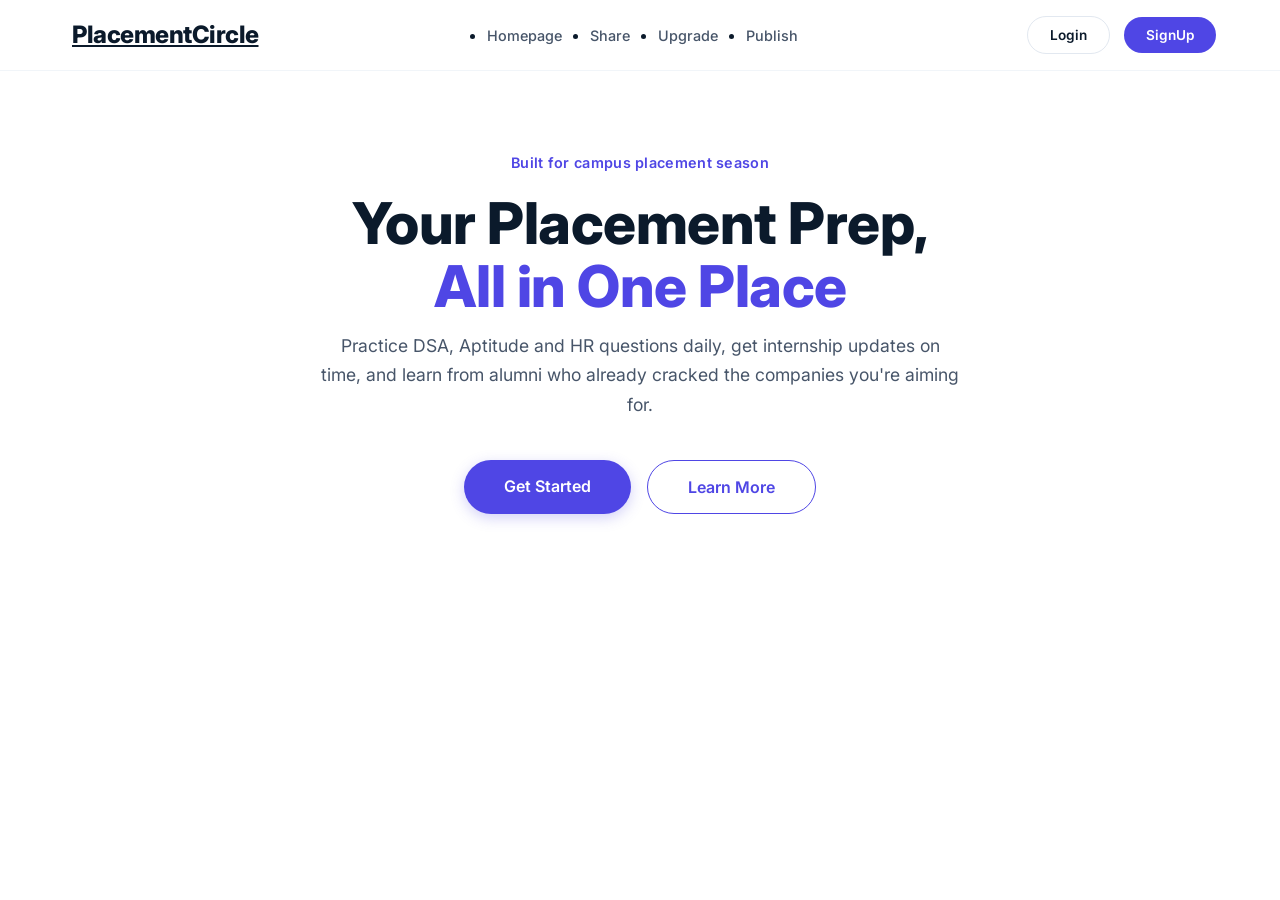
<file: index.html>
<!DOCTYPE html>
<html lang="en">
<head>
    <meta charset="UTF-8" />
    <meta name="viewport" content="width=device-width, initial-scale=1.0" />
    <title>PlacementCircle · Clean Landing</title>
    <link href="https://fonts.googleapis.com/css2?family=Inter:opsz,wght@14..32,400..700&display=swap" rel="stylesheet" />
    <link rel="stylesheet" href="https://cdnjs.cloudflare.com/ajax/libs/font-awesome/6.0.0-beta3/css/all.min.css" />
    <style>
        /* ---------- RESET & BASE ---------- */
        * {
            margin: 0;
            padding: 0;
            box-sizing: border-box;
        }

        body {
            font-family: 'Inter', system-ui, -apple-system, sans-serif;
            background: #ffffff;
            color: #0b1a2b;
            line-height: 1.5;
        }

        .container {
            max-width: 1200px;
            margin: 0 auto;
            padding: 0 24px;
        }

        /* ---------- BUTTONS ---------- */
        .btn {
            display: inline-block;
            padding: 12px 32px;
            border-radius: 40px;
            font-weight: 600;
            font-size: 0.95rem;
            border: none;
            cursor: pointer;
            transition: 0.2s;
            font-family: inherit;
            text-decoration: none;
        }

        .btn-primary {
            background: #4f46e5;
            color: #fff;
            box-shadow: 0 4px 14px rgba(79, 70, 229, 0.25);
        }
        .btn-primary:hover {
            background: #4338ca;
            transform: translateY(-2px);
            box-shadow: 0 8px 24px rgba(79, 70, 229, 0.30);
        }

        .btn-outline {
            background: transparent;
            color: #4f46e5;
            border: 1.5px solid #4f46e5;
        }
        .btn-outline:hover {
            background: #f5f3ff;
            transform: translateY(-2px);
        }

        /* ---------- NAV ---------- */
        nav {
            padding: 16px 0;
            border-bottom: 1px solid #f1f5f9;
            background: #ffffff;
            position: sticky;
            top: 0;
            z-index: 50;
        }

        nav .container {
            display: flex;
            align-items: center;
            justify-content: space-between;
        }

        .logo {
            font-size: 1.5rem;
            font-weight: 800;
            letter-spacing: -0.5px;
            display: flex;
            align-items: center;
            gap: 8px;
            color: #0b1a2b;
        }
        .logo i {
            color: #4f46e5;
            font-size: 1.6rem;
        }

        .nav-center {
            display: flex;
            align-items: center;
            gap: 28px;
        }
        .nav-center a {
            text-decoration: none;
            color: #475569;
            font-weight: 500;
            font-size: 0.9rem;
            transition: 0.2s;
        }
        .nav-center a:hover {
            color: #4f46e5;
        }

        .nav-right {
            display: flex;
            align-items: center;
            gap: 14px;
        }
        .nav-right .btn {
            padding: 8px 22px;
            font-size: 0.85rem;
        }
        .btn-login {
            background: transparent;
            color: #0b1a2b;
            border: 1px solid #e2e8f0;
        }
        .btn-login:hover {
            background: #f8fafc;
        }
        .btn-signup {
            background: #4f46e5;
            color: #fff;
        }
        .btn-signup:hover {
            background: #4338ca;
        }

        /* hamburger (mobile) */
        .hamburger {
            display: none;
            flex-direction: column;
            gap: 5px;
            background: none;
            border: none;
            cursor: pointer;
            padding: 4px;
        }
        .hamburger span {
            width: 26px;
            height: 2.5px;
            background: #0b1a2b;
            border-radius: 4px;
            transition: 0.2s;
        }

        /* ---------- HERO ---------- */
        .hero {
            padding: 80px 0 100px;
            background: #ffffff;
            text-align: center;
        }

        .hero h1 {
            font-size: 3.6rem;
            font-weight: 800;
            line-height: 1.1;
            margin-bottom: 12px;
            letter-spacing: -0.5px;
            color: #0b1a2b;
        }
        .hero h1 span {
            color: #4f46e5;
        }

        .hero .subhead {
            font-size: 2rem;
            font-weight: 600;
            color: #1e293b;
            margin-bottom: 20px;
        }

        .hero p {
            font-size: 1.1rem;
            color: #475569;
            max-width: 640px;
            margin: 0 auto 40px;
            line-height: 1.7;
        }

        .hero-buttons {
            display: flex;
            gap: 16px;
            justify-content: center;
            flex-wrap: wrap;
        }

        .hero-buttons .btn {
            padding: 14px 40px;
            font-size: 1rem;
        }

        /* ---------- RESPONSIVE ---------- */
        @media (max-width: 1024px) {
            .nav-center {
                gap: 18px;
            }
            .hero h1 {
                font-size: 2.8rem;
            }
            .hero .subhead {
                font-size: 1.6rem;
            }
        }

        @media (max-width: 768px) {
            .nav-center {
                display: none;
                flex-direction: column;
                gap: 14px;
                position: absolute;
                top: 70px;
                left: 0;
                width: 100%;
                background: #fff;
                padding: 30px 24px;
                border-bottom: 1px solid #f1f5f9;
                box-shadow: 0 10px 30px rgba(0, 0, 0, 0.04);
            }
            .nav-center.open {
                display: flex;
            }

            .nav-right {
                gap: 8px;
            }
            .nav-right .btn {
                padding: 6px 16px;
                font-size: 0.8rem;
            }

            .hamburger {
                display: flex;
            }

            .hero {
                padding: 50px 0 70px;
            }
            .hero h1 {
                font-size: 2.2rem;
            }
            .hero .subhead {
                font-size: 1.3rem;
            }
            .hero p {
                font-size: 1rem;
                padding: 0 8px;
            }
            .hero-buttons .btn {
                padding: 12px 28px;
                width: 100%;
                justify-content: center;
            }
            .hero-buttons {
                flex-direction: column;
                align-items: center;
                max-width: 320px;
                margin: 0 auto;
            }
        }

        @media (max-width: 480px) {
            .logo {
                font-size: 1.2rem;
            }
            .hero h1 {
                font-size: 1.8rem;
            }
            .hero .subhead {
                font-size: 1.1rem;
            }
            .nav-right .btn {
                padding: 4px 12px;
                font-size: 0.75rem;
            }
        }
    </style>
</head>
<body>
    <!-- ===== NAV ===== -->
    <nav>
        <div class="container">
            <!-- Left: Logo -->
            <a href="#" class="logo">
                <i class="fas fa-circle-nodes"></i> PlacementCircle
            </a>

            <!-- Center: Nav links (exactly as in the image) -->
            <ul class="nav-center" id="navCenter">
                <li><a href="#">Homepage</a></li>
                <li><a href="#">Share</a></li>
                <li><a href="#">Upgrade</a></li>
                <li><a href="#">Publish</a></li>
            </ul>

            <!-- Right: Login / SignUp -->
            <div class="nav-right">
                <a href="#" class="btn btn-login">Login</a>
                <a href="#" class="btn btn-signup">SignUp</a>
            </div>

            <!-- Hamburger (mobile) -->
            <button class="hamburger" id="hamburger" aria-label="Toggle menu">
                <span></span><span></span><span></span>
            </button>
        </div>
    </nav>

    <!-- ===== HERO ===== -->
    <section class="hero">
        <div class="container">
            <!-- Tagline -->
            <p style="color: #4f46e5; font-weight: 600; letter-spacing: 0.3px; margin-bottom: 16px; font-size: 0.9rem;">
                Built for campus placement season
            </p>

            <!-- Main heading -->
            <h1>Your Placement Prep,<br /><span>All in One Place</span></h1>

            <!-- Description -->
            <p>
                Practice DSA, Aptitude and HR questions daily, get internship updates
                on time, and learn from alumni who already cracked the companies
                you're aiming for.
            </p>

            <!-- Buttons -->
            <div class="hero-buttons">
                <a href="#" class="btn btn-primary">Get Started</a>
                <a href="#" class="btn btn-outline">Learn More</a>
            </div>
        </div>
    </section>

    <!-- ===== JAVASCRIPT ===== -->
    <script>
        // Hamburger toggle
        const hamburger = document.getElementById('hamburger');
        const navCenter = document.getElementById('navCenter');

        hamburger.addEventListener('click', () => {
            navCenter.classList.toggle('open');
        });

        // Close menu when a link is clicked (mobile)
        document.querySelectorAll('.nav-center a').forEach(link => {
            link.addEventListener('click', () => {
                navCenter.classList.remove('open');
            });
        });

        // Smooth scroll for anchor links (if any)
        document.querySelectorAll('a[href^="#"]').forEach(anchor => {
            anchor.addEventListener('click', function (e) {
                const target = document.querySelector(this.getAttribute('href'));
                if (target) {
                    e.preventDefault();
                    window.scrollTo({ top: target.offsetTop - 80, behavior: 'smooth' });
                }
            });
        });
    </script>
</body>
</html>
</file>
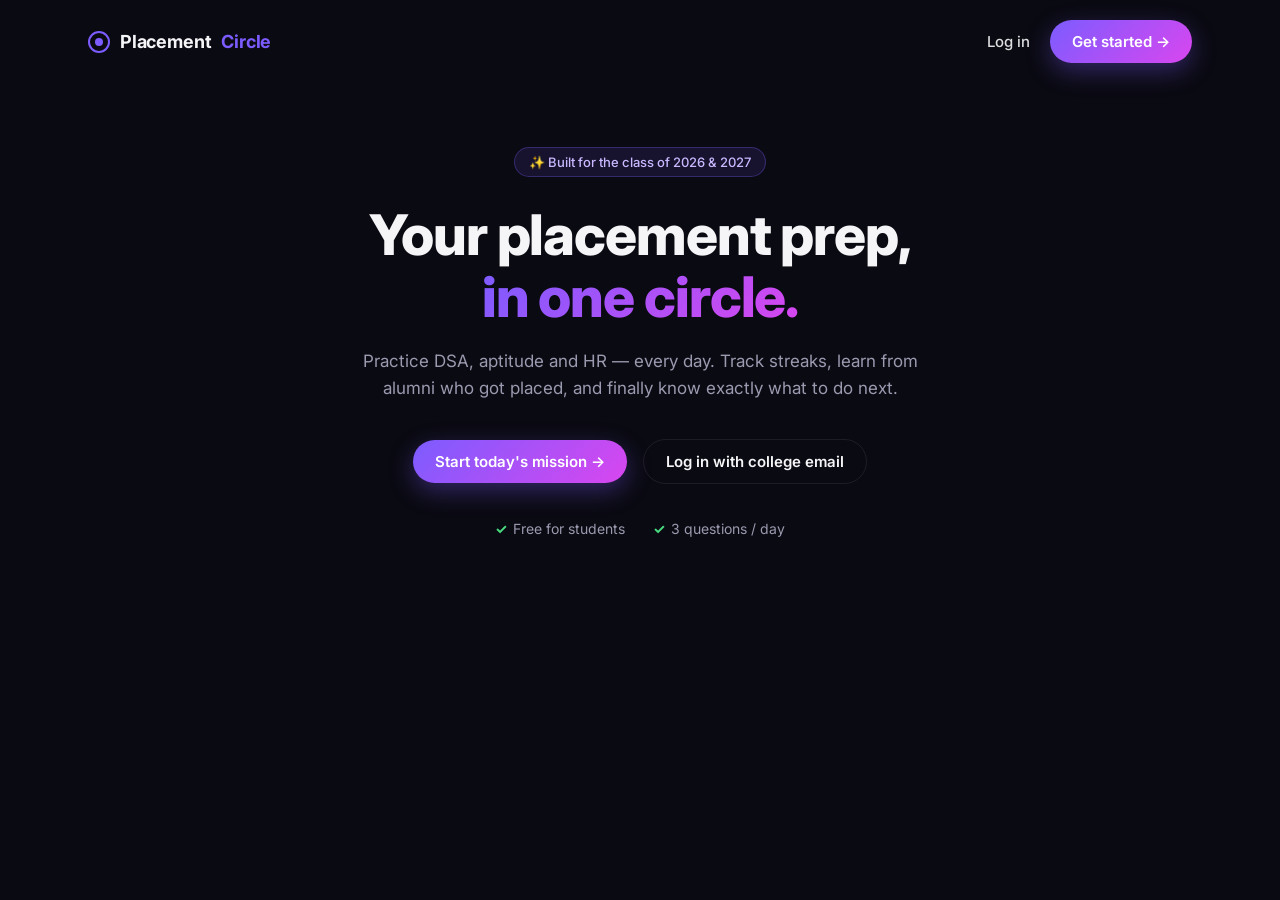
<file: frontend/index.html>
<!DOCTYPE html>
<html lang="en">
<head>
  <meta charset="UTF-8" />
  <meta name="viewport" content="width=device-width, initial-scale=1.0" />
  <title>Placement Circle — Your placement prep, in one circle</title>
  <link rel="preconnect" href="https://fonts.googleapis.com" />
  <link href="https://fonts.googleapis.com/css2?family=Inter:wght@400;500;600;700;800&display=swap" rel="stylesheet" />
  <link rel="stylesheet" href="css/style.css" />
</head>
<body>

  <nav class="navbar">
    <div class="logo">
      <span class="logo-mark"></span>
      Placement <span class="accent">Circle</span>
    </div>
    <div class="nav-actions">
      <a href="pages/login.html" class="nav-link">Log in</a>
      <a href="pages/signup.html" class="btn btn-primary">Get started →</a>
    </div>
  </nav>

  <main class="hero">
    <span class="badge">✨ Built for the class of 2026 &amp; 2027</span>

    <h1>Your placement prep,<br /><span class="grad-text">in one circle.</span></h1>

    <p>
      Practice DSA, aptitude and HR — every day. Track streaks, learn from
      alumni who got placed, and finally know exactly what to do next.
    </p>

    <div class="hero-actions">
      <a href="pages/signup.html" class="btn btn-primary">Start today's mission →</a>
      <a href="pages/login.html" class="btn btn-outline">Log in with college email</a>
    </div>

    <div class="hero-meta">
      <span><span class="check">✓</span> Free for students</span>
      <span><span class="check">✓</span> 3 questions / day</span>
    </div>
  </main>

  <script src="js/script.js"></script>
</body>
</html>
</file>
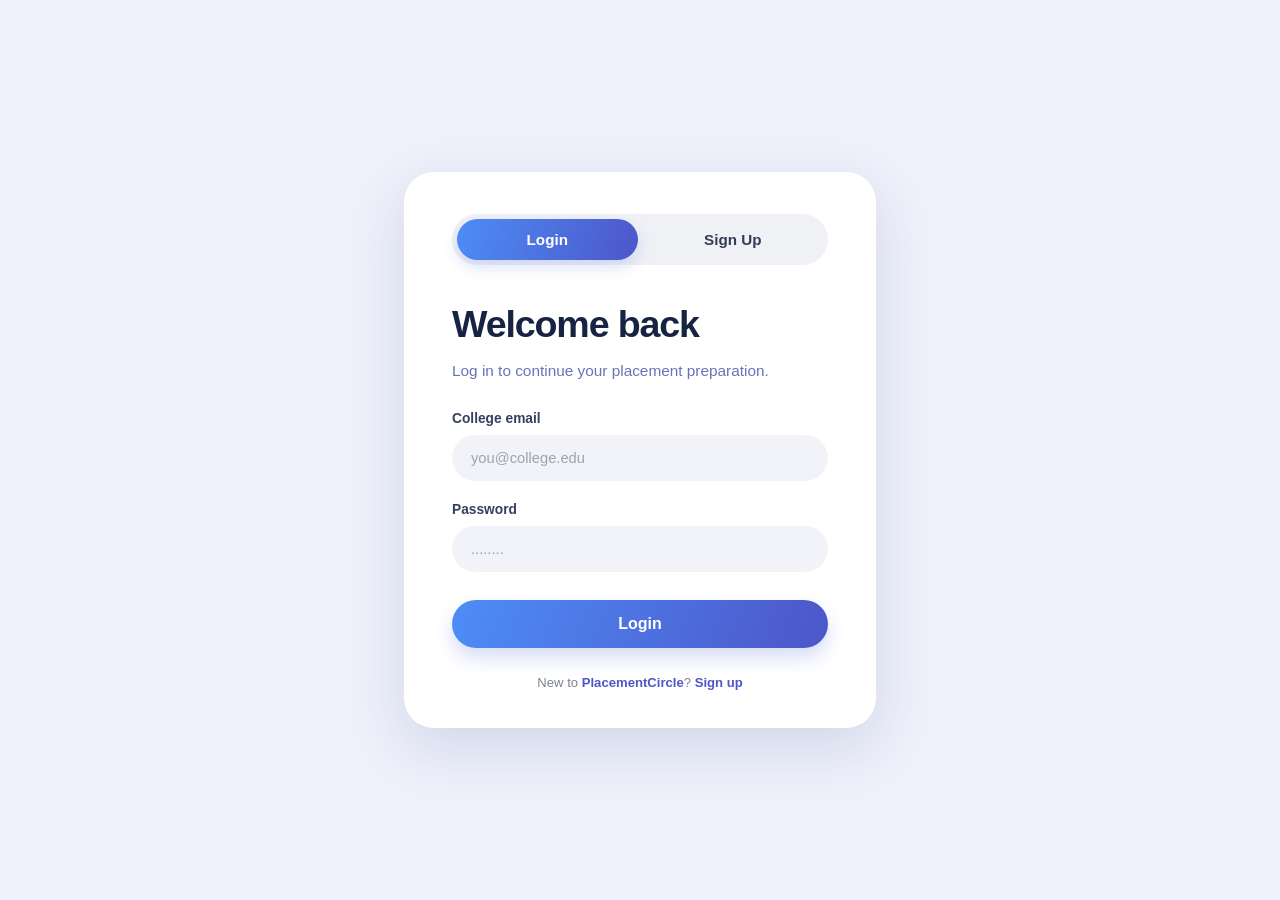
<file: placement-circle/login.html>
<!DOCTYPE html>
<html lang="en">
<head>
  <meta charset="UTF-8">
  <meta name="viewport" content="width=device-width, initial-scale=1.0">
  <title>Login | PlacementCircle</title>
  <link rel="stylesheet" href="login.css">
</head>
<body>
  <main class="page-shell">
    <section class="login-card" aria-labelledby="page-title">
      <nav class="auth-tabs" aria-label="Account access">
        <a class="auth-tab active" href="login.html" aria-current="page">Login</a>
        <a class="auth-tab" href="signup.html">Sign Up</a>
      </nav>

      <div class="intro">
        <h1 id="page-title">Welcome back</h1>
        <p>Log in to continue your placement preparation.</p>
      </div>

      <form class="login-form" action="#" method="post">
        <div class="field-group">
          <label for="college-email">College email</label>
          <input id="college-email" name="email" type="email" placeholder="you@college.edu" autocomplete="email" required>
        </div>

        <div class="field-group">
          <label for="password">Password</label>
          <input id="password" name="password" type="password" placeholder="........" autocomplete="current-password" required>
        </div>

        <button type="submit">Login</button>
      </form>

      <p class="signup-prompt">
        New to <a href="signup.html">PlacementCircle</a>? <a href="signup.html">Sign up</a>
      </p>
    </section>
  </main>
</body>
</html>
</file>
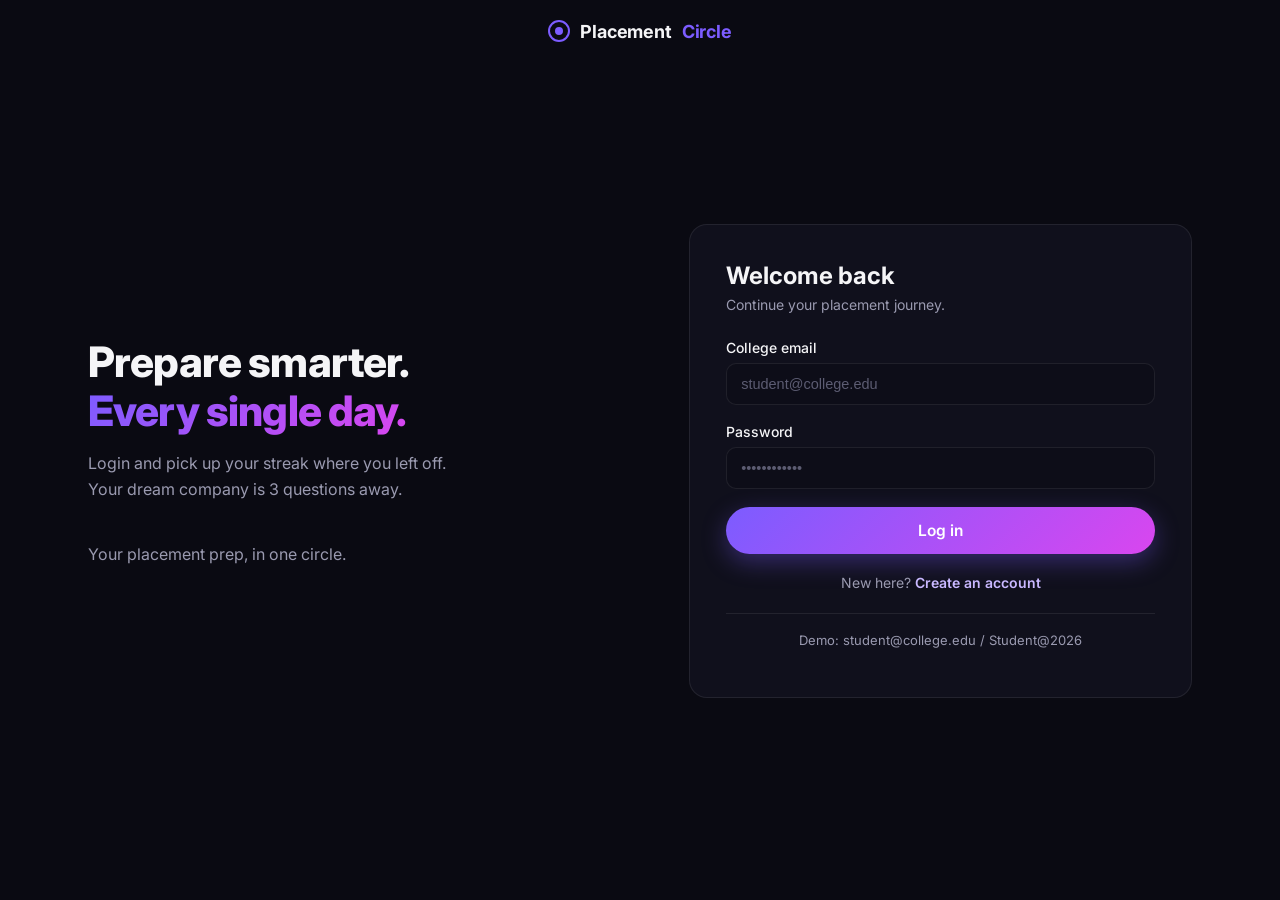
<file: frontend/pages/login.html>
<!DOCTYPE html>
<html lang="en">
<head>
  <meta charset="UTF-8" />
  <meta name="viewport" content="width=device-width, initial-scale=1.0" />
  <title>Welcome back — Placement Circle</title>
  <link rel="preconnect" href="https://fonts.googleapis.com" />
  <link href="https://fonts.googleapis.com/css2?family=Inter:wght@400;500;600;700;800&display=swap" rel="stylesheet" />
  <link rel="stylesheet" href="../css/style.css" />
</head>
<body>
  <div class="auth-shell">

    <nav class="navbar">
      <a href="../index.html" class="logo">
        <span class="logo-mark"></span>
        Placement <span class="accent">Circle</span>
      </a>
    </nav>

    <div class="auth-body">
      <div class="auth-copy">
        <h1>Prepare smarter.<br /><span class="grad-text">Every single day.</span></h1>
        <p>Login and pick up your streak where you left off. Your dream company is 3 questions away.</p>
        <p class="auth-footer-note">Your placement prep, in one circle.</p>
      </div>

      <div class="auth-card">
        <h2>Welcome back</h2>
        <p class="sub">Continue your placement journey.</p>

        <form id="login-form">
          <div class="field">
            <label for="login-email">College email</label>
            <input type="email" id="login-email" name="email" placeholder="student@college.edu" required />
          </div>

          <div class="field">
            <label for="login-password">Password</label>
            <input type="password" id="login-password" name="password" placeholder="••••••••••••" required />
          </div>

          <button type="submit" class="btn btn-primary btn-block">Log in</button>
        </form>

        <p class="switch-line">
          New here? <a href="signup.html">Create an account</a>
        </p>

        <p class="divider-note">Demo: student@college.edu / Student@2026</p>
      </div>
    </div>
  </div>

  <script src="../js/script.js"></script>
</body>
</html>
</file>
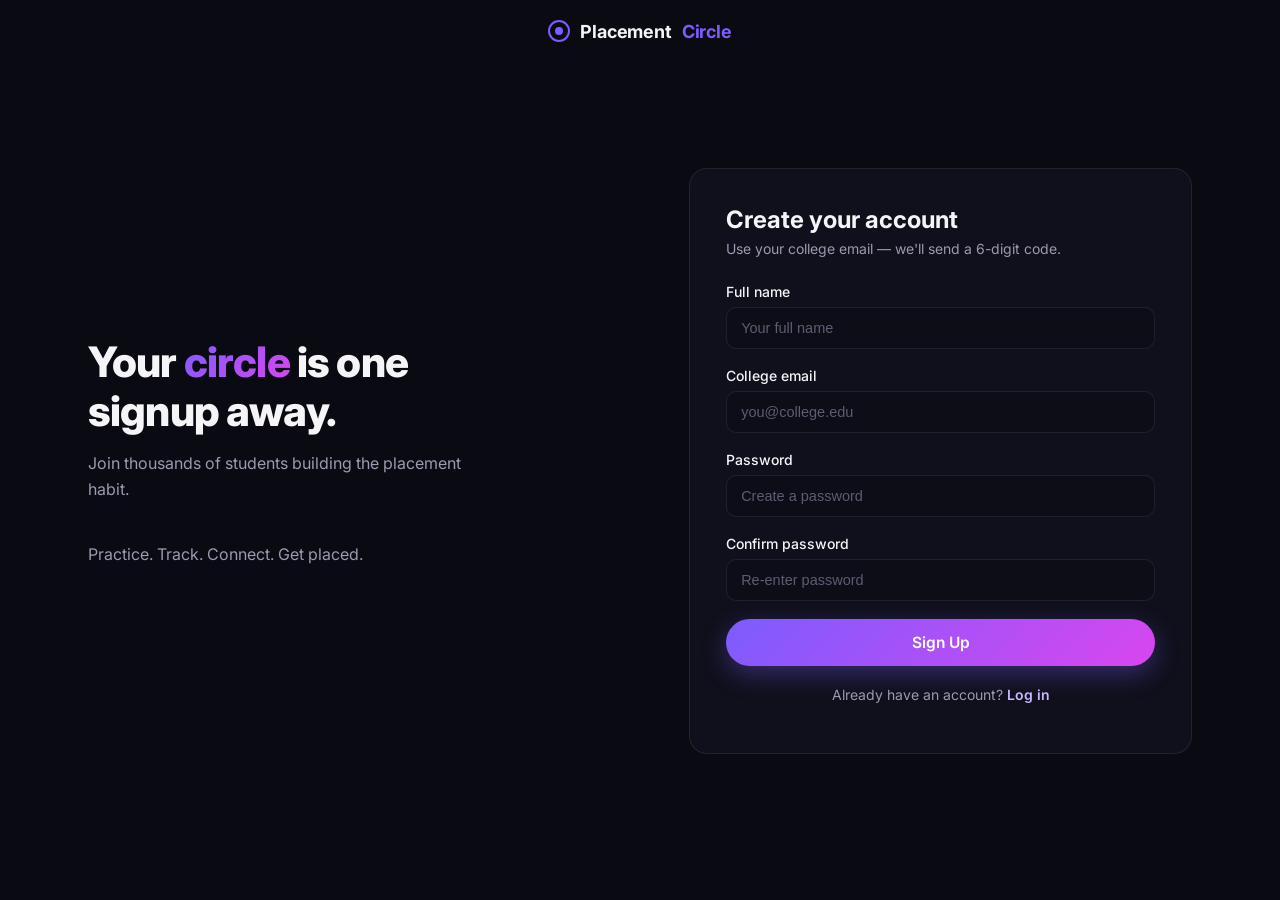
<file: frontend/pages/signup.html>
<!DOCTYPE html>
<html lang="en">
<head>
  <meta charset="UTF-8" />
  <meta name="viewport" content="width=device-width, initial-scale=1.0" />
  <title>Create your account — Placement Circle</title>
  <link rel="preconnect" href="https://fonts.googleapis.com" />
  <link href="https://fonts.googleapis.com/css2?family=Inter:wght@400;500;600;700;800&display=swap" rel="stylesheet" />
  <link rel="stylesheet" href="../css/style.css" />
</head>
<body>
  <div class="auth-shell">

    <nav class="navbar">
      <a href="../index.html" class="logo">
        <span class="logo-mark"></span>
        Placement <span class="accent">Circle</span>
      </a>
    </nav>

    <div class="auth-body">
      <div class="auth-copy">
        <h1>Your <span class="grad-text">circle</span> is one<br />signup away.</h1>
        <p>Join thousands of students building the placement habit.</p>
        <p class="auth-footer-note">Practice. Track. Connect. Get placed.</p>
      </div>

      <div class="auth-card">
        <h2>Create your account</h2>
        <p class="sub">Use your college email — we'll send a 6-digit code.</p>

        <form id="signup-form">
          <div class="field">
            <label for="fullname">Full name</label>
            <input type="text" id="fullname" name="fullname" placeholder="Your full name" required />
          </div>

          <div class="field">
            <label for="email">College email</label>
            <input type="email" id="email" name="email" placeholder="you@college.edu" required />
          </div>

          <div class="field">
            <label for="password">Password</label>
            <input type="password" id="password" name="password" placeholder="Create a password" required minlength="8" />
          </div>

          <div class="field">
            <label for="confirm-password">Confirm password</label>
            <input type="password" id="confirm-password" name="confirm-password" placeholder="Re-enter password" required minlength="8" />
          </div>

          <button type="submit" class="btn btn-primary btn-block">Sign Up</button>
        </form>

        <p class="switch-line">
          Already have an account? <a href="login.html">Log in</a>
        </p>
      </div>
    </div>
  </div>

  <script src="../js/script.js"></script>
</body>
</html>
</file>
<file: frontend/css/style.css>
/* ===== Placement Circle — shared styles ===== */

:root {
  --bg: #0a0a12;
  --bg-panel: #10101c;
  --border: rgba(255, 255, 255, 0.08);
  --text-primary: #f5f5f7;
  --text-secondary: #9a9ab0;
  --purple: #7c5cff;
  --pink: #d946ef;
  --gradient: linear-gradient(135deg, var(--purple), var(--pink));
  --radius: 12px;
  --radius-lg: 18px;
  --font: "Inter", -apple-system, BlinkMacSystemFont, "Segoe UI", sans-serif;
}

* { box-sizing: border-box; }

html, body {
  margin: 0;
  padding: 0;
  background: var(--bg);
  color: var(--text-primary);
  font-family: var(--font);
  scroll-behavior: smooth;
}

a { text-decoration: none; color: inherit; }
button { font-family: inherit; cursor: pointer; }

/* ---------- Navbar ---------- */
.navbar {
  display: flex;
  align-items: center;
  justify-content: space-between;
  padding: 20px 48px;
  max-width: 1200px;
  margin: 0 auto;
}

.logo {
  display: flex;
  align-items: center;
  gap: 10px;
  font-weight: 700;
  font-size: 18px;
  letter-spacing: -0.01em;
}

.logo-mark {
  width: 22px;
  height: 22px;
  border-radius: 50%;
  border: 2px solid var(--purple);
  position: relative;
  flex-shrink: 0;
}
.logo-mark::after {
  content: "";
  position: absolute;
  inset: 5px;
  background: var(--purple);
  border-radius: 50%;
}

.logo .accent { color: var(--purple); font-weight: 700; }

.nav-actions {
  display: flex;
  align-items: center;
  gap: 20px;
}

.nav-link {
  color: var(--text-primary);
  font-size: 15px;
  font-weight: 500;
  opacity: 0.9;
  transition: opacity 0.2s ease;
}
.nav-link:hover { opacity: 1; }

/* ---------- Buttons ---------- */
.btn {
  display: inline-flex;
  align-items: center;
  justify-content: center;
  gap: 8px;
  padding: 12px 22px;
  border-radius: 999px;
  border: none;
  font-size: 15px;
  font-weight: 600;
  transition: transform 0.18s ease, box-shadow 0.18s ease, opacity 0.18s ease;
}

.btn-primary {
  background: var(--gradient);
  color: #fff;
  box-shadow: 0 8px 24px rgba(124, 92, 255, 0.35);
}
.btn-primary:hover {
  transform: translateY(-2px);
  box-shadow: 0 12px 30px rgba(124, 92, 255, 0.45);
}

.btn-outline {
  background: transparent;
  color: var(--text-primary);
  border: 1px solid var(--border);
}
.btn-outline:hover {
  border-color: rgba(255, 255, 255, 0.25);
}

.btn-block { width: 100%; padding: 14px; font-size: 15.5px; }

/* ---------- Hero (landing page) ---------- */
.hero {
  max-width: 900px;
  margin: 0 auto;
  padding: 64px 24px 40px;
  text-align: center;
}

.badge {
  display: inline-flex;
  align-items: center;
  gap: 6px;
  padding: 6px 14px;
  border-radius: 999px;
  background: rgba(124, 92, 255, 0.12);
  border: 1px solid rgba(124, 92, 255, 0.3);
  color: #c9b8ff;
  font-size: 13px;
  font-weight: 500;
  margin-bottom: 28px;
}

.hero h1 {
  font-size: 56px;
  line-height: 1.1;
  font-weight: 800;
  letter-spacing: -0.02em;
  margin: 0 0 20px;
}

.hero h1 .grad-text {
  background: var(--gradient);
  -webkit-background-clip: text;
  background-clip: text;
  color: transparent;
}

.hero p {
  color: var(--text-secondary);
  font-size: 17px;
  line-height: 1.6;
  max-width: 560px;
  margin: 0 auto 36px;
}

.hero-actions {
  display: flex;
  align-items: center;
  justify-content: center;
  gap: 16px;
  flex-wrap: wrap;
  margin-bottom: 36px;
}

.hero-meta {
  display: flex;
  align-items: center;
  justify-content: center;
  gap: 28px;
  flex-wrap: wrap;
  color: var(--text-secondary);
  font-size: 14px;
}

.hero-meta span {
  display: inline-flex;
  align-items: center;
  gap: 6px;
}

.check {
  color: #4ade80;
  font-weight: 700;
}

/* ---------- Auth pages (login / signup) ---------- */
.auth-shell {
  min-height: 100vh;
  display: flex;
  flex-direction: column;
}

.auth-body {
  flex: 1;
  display: grid;
  grid-template-columns: 1.1fr 1fr;
  align-items: center;
  max-width: 1200px;
  margin: 0 auto;
  width: 100%;
  padding: 20px 48px 60px;
  gap: 48px;
}

.auth-copy h1 {
  font-size: 42px;
  font-weight: 800;
  line-height: 1.15;
  letter-spacing: -0.02em;
  margin: 0 0 16px;
}

.auth-copy h1 .grad-text {
  background: var(--gradient);
  -webkit-background-clip: text;
  background-clip: text;
  color: transparent;
}

.auth-copy p {
  color: var(--text-secondary);
  font-size: 16px;
  line-height: 1.6;
  max-width: 380px;
}

.auth-footer-note {
  color: var(--text-secondary);
  font-size: 13px;
  margin-top: 40px;
}

.auth-card {
  background: var(--bg-panel);
  border: 1px solid var(--border);
  border-radius: var(--radius-lg);
  padding: 36px;
}

.auth-card h2 {
  font-size: 24px;
  font-weight: 700;
  margin: 0 0 6px;
}

.auth-card .sub {
  color: var(--text-secondary);
  font-size: 14px;
  margin: 0 0 26px;
}

.field {
  margin-bottom: 18px;
}

.field label {
  display: block;
  font-size: 14px;
  font-weight: 500;
  margin-bottom: 7px;
  color: var(--text-primary);
}

.field input {
  width: 100%;
  padding: 12px 14px;
  border-radius: 10px;
  border: 1px solid var(--border);
  background: #0d0d18;
  color: var(--text-primary);
  font-size: 14.5px;
  outline: none;
  transition: border-color 0.18s ease;
}

.field input:focus {
  border-color: var(--purple);
}

.field input::placeholder { color: #5c5c72; }

.switch-line {
  text-align: center;
  margin-top: 20px;
  font-size: 14px;
  color: var(--text-secondary);
}

.switch-line a {
  color: #c9b8ff;
  font-weight: 600;
}
.switch-line a:hover { text-decoration: underline; }

.divider-note {
  text-align: center;
  font-size: 13px;
  color: var(--text-secondary);
  margin-top: 22px;
  padding-top: 18px;
  border-top: 1px solid var(--border);
}

/* ---------- OTP inputs ---------- */
.otp-inputs {
  display: flex;
  gap: 10px;
  margin-bottom: 24px;
}

.otp-box {
  width: 100%;
  aspect-ratio: 1 / 1;
  text-align: center;
  font-size: 20px;
  font-weight: 700;
  border-radius: 10px;
  border: 1px solid var(--border);
  background: #0d0d18;
  color: var(--text-primary);
  outline: none;
  transition: border-color 0.18s ease;
}

.otp-box:focus {
  border-color: var(--purple);
}

@media (max-width: 480px) {
  .otp-box { font-size: 16px; }
}

/* ---------- Responsive ---------- */
@media (max-width: 860px) {
  .navbar { padding: 18px 20px; }
  .hero h1 { font-size: 38px; }
  .hero { padding: 44px 20px 30px; }
  .auth-body {
    grid-template-columns: 1fr;
    padding: 10px 20px 40px;
    gap: 32px;
  }
  .auth-copy { text-align: center; }
  .auth-copy p { margin: 0 auto; }
  .auth-copy h1 { font-size: 32px; }
}

@media (max-width: 480px) {
  .hero h1 { font-size: 30px; }
  .hero-actions { flex-direction: column; width: 100%; }
  .hero-actions .btn { width: 100%; }
  .auth-card { padding: 24px; }
}

/* Respect reduced motion */
@media (prefers-reduced-motion: reduce) {
  * { transition: none !important; }
}
</file>
<file: placement-circle/login.css>
:root {
  color-scheme: light;
  --page-background: #eef0fb;
  --navy: #172342;
  --indigo: #4d56c9;
  --blue: #4d8df7;
  --muted-blue: #6873b8;
  --input-background: #f1f3f8;
  --muted-text: #7e8494;
}

* {
  box-sizing: border-box;
}

body {
  margin: 0;
  min-width: 320px;
  min-height: 100vh;
  background: var(--page-background);
  color: var(--navy);
  font-family: "Trebuchet MS", "Segoe UI", sans-serif;
}

.page-shell {
  display: grid;
  min-height: 100vh;
  place-items: center;
  padding: 32px 20px;
}

.login-card {
  width: min(100%, 472px);
  padding: 42px 48px 38px;
  border-radius: 30px;
  background: #ffffff;
  box-shadow: 0 20px 55px rgba(52, 64, 122, 0.14);
}

.auth-tabs {
  display: grid;
  grid-template-columns: 1fr 1fr;
  gap: 5px;
  padding: 5px;
  border-radius: 999px;
  background: #f0f1f5;
}

.auth-tab {
  padding: 12px 16px;
  border-radius: 999px;
  color: #343b57;
  font-size: 0.95rem;
  font-weight: 700;
  text-align: center;
  text-decoration: none;
}

.auth-tab.active {
  background: linear-gradient(110deg, var(--blue), var(--indigo));
  box-shadow: 0 7px 15px rgba(77, 103, 216, 0.2);
  color: #ffffff;
}

.intro {
  margin: 39px 0 29px;
}

.intro h1 {
  margin: 0;
  color: var(--navy);
  font-size: clamp(2rem, 5vw, 2.35rem);
  letter-spacing: -0.03em;
  line-height: 1.1;
}

.intro p {
  margin: 13px 0 0;
  color: var(--muted-blue);
  font-size: 0.96rem;
  line-height: 1.5;
}

.login-form {
  display: grid;
  gap: 21px;
}

.field-group {
  display: grid;
  gap: 9px;
}

.field-group label {
  color: #36405e;
  font-size: 0.86rem;
  font-weight: 700;
}

.field-group input {
  width: 100%;
  border: 0;
  border-radius: 999px;
  outline: 0;
  padding: 15px 19px;
  background: var(--input-background);
  color: var(--navy);
  font: inherit;
  font-size: 0.92rem;
  transition: box-shadow 160ms ease, background 160ms ease;
}

.field-group input::placeholder {
  color: #9da3b0;
}

.field-group input:focus {
  background: #edf0fa;
  box-shadow: 0 0 0 3px rgba(77, 141, 247, 0.2);
}

.login-form button {
  width: 100%;
  margin-top: 7px;
  border: 0;
  border-radius: 999px;
  padding: 15px 20px;
  background: linear-gradient(110deg, var(--blue), var(--indigo));
  box-shadow: 0 10px 18px rgba(77, 103, 216, 0.22);
  color: #ffffff;
  cursor: pointer;
  font: inherit;
  font-weight: 700;
  transition: transform 160ms ease, box-shadow 160ms ease;
}

.login-form button:hover {
  box-shadow: 0 13px 22px rgba(77, 103, 216, 0.28);
  transform: translateY(-1px);
}

.login-form button:focus-visible,
.auth-tab:focus-visible,
.signup-prompt a:focus-visible {
  outline: 3px solid rgba(77, 141, 247, 0.35);
  outline-offset: 3px;
}

.signup-prompt {
  margin: 27px 0 0;
  color: var(--muted-text);
  font-size: 0.82rem;
  text-align: center;
}

.signup-prompt a {
  color: var(--indigo);
  font-weight: 700;
  text-decoration: none;
}

.signup-prompt a:hover {
  text-decoration: underline;
}

@media (max-width: 520px) {
  .page-shell {
    padding: 20px 14px;
  }

  .login-card {
    padding: 28px 23px 30px;
    border-radius: 24px;
  }

  .intro {
    margin-top: 31px;
  }
}
</file>
